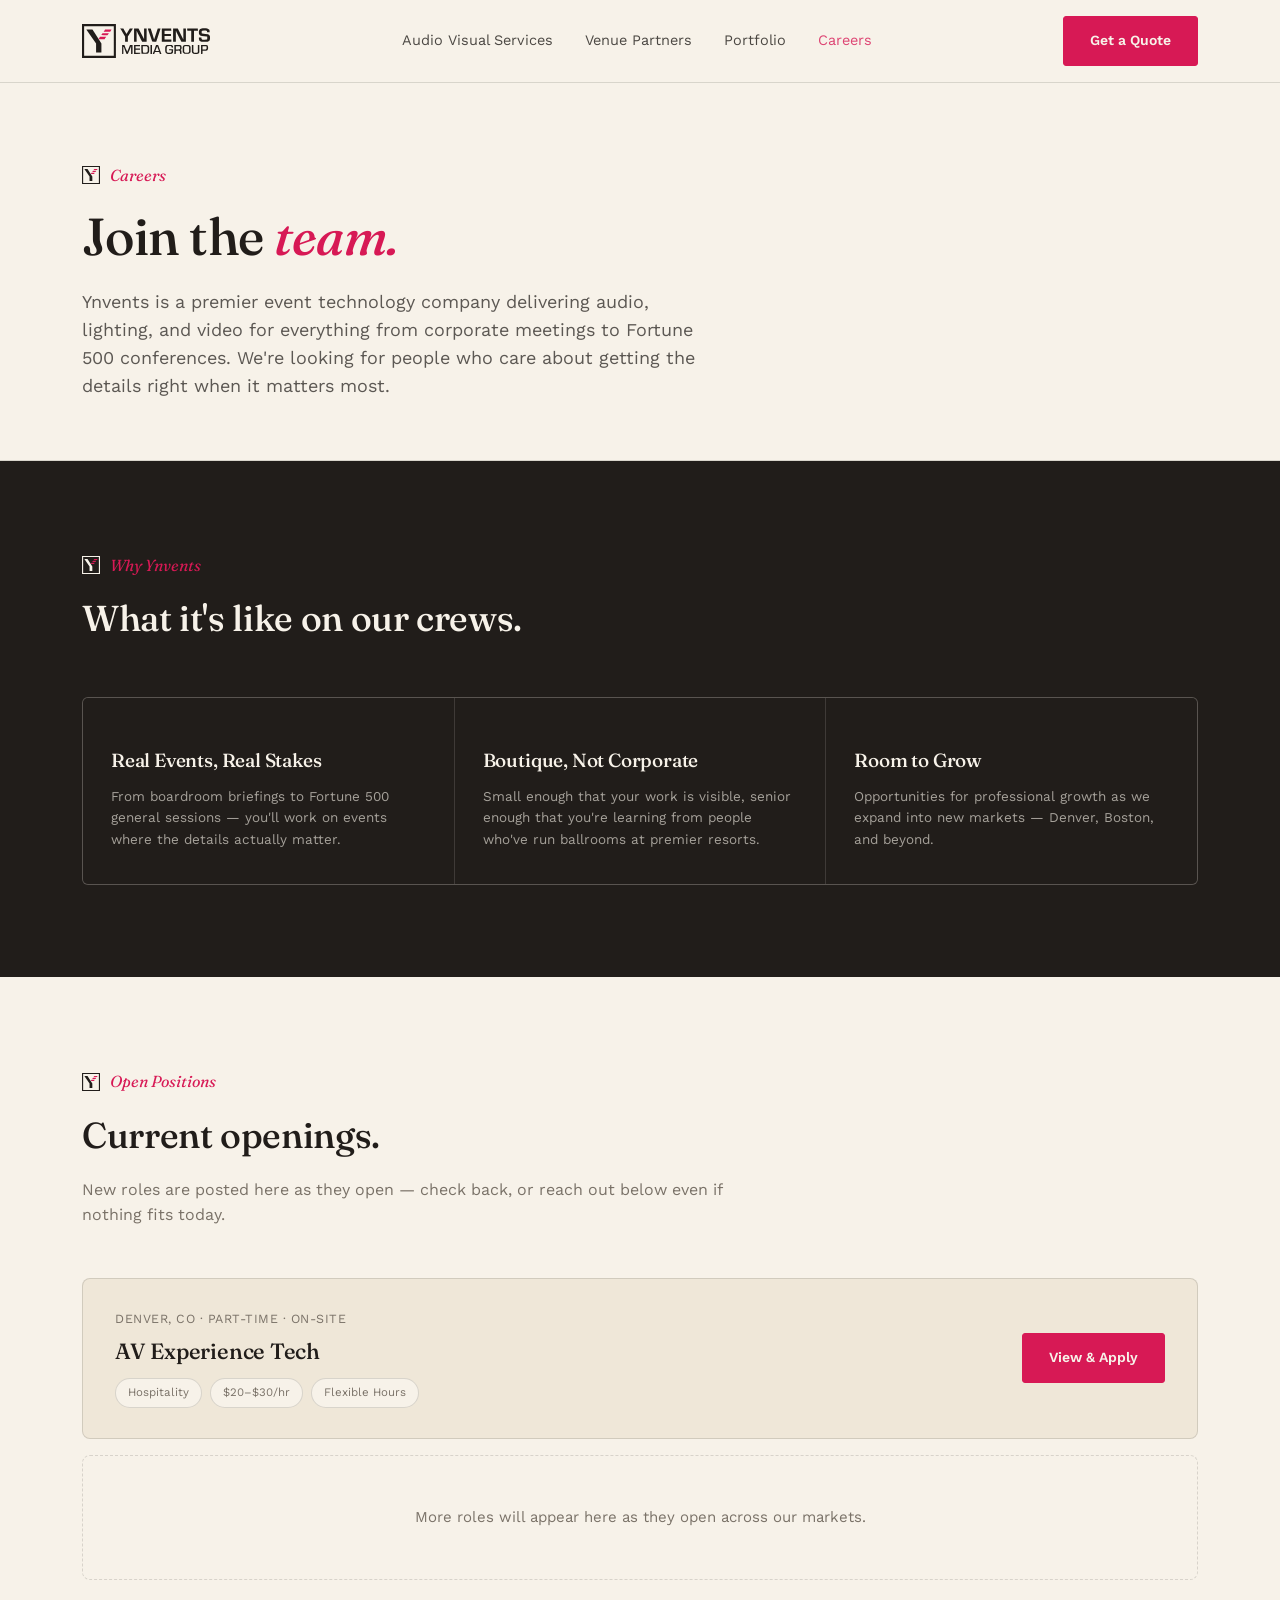
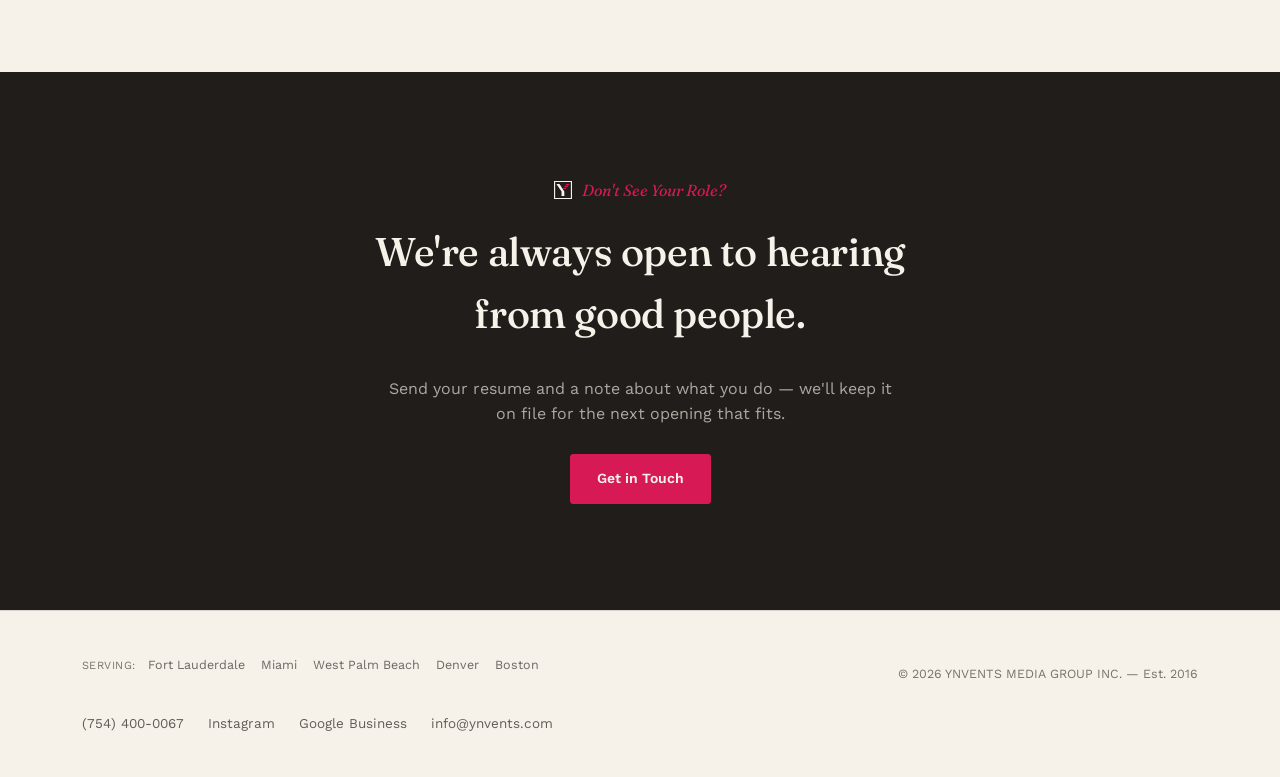
<file: careers.html>
<!DOCTYPE html>
<html lang="en">
<head>
<meta charset="UTF-8">
<meta name="viewport" content="width=device-width, initial-scale=1">
<title>Careers | Ynvents Media Group</title>
<meta name="description" content="Join the Ynvents team. Open AV technician and event production roles in Fort Lauderdale, Miami, West Palm Beach, Denver, and Boston.">
<link rel="canonical" href="https://www.ynvents.com/careers.html">
<meta property="og:type" content="website">
<meta property="og:site_name" content="Ynvents Media Group">
<meta property="og:title" content="Careers | Ynvents Media Group">
<meta property="og:description" content="Join the Ynvents team. Open AV technician and event production roles in Fort Lauderdale, Miami, West Palm Beach, Denver, and Boston.">
<meta property="og:url" content="https://www.ynvents.com/careers.html">
<meta property="og:image" content="https://static.wixstatic.com/media/eada11230d234e4c894cbd13990179c9.jpg/v1/fill/w_1200,h_630,al_c,q_80,enc_auto/eada11230d234e4c894cbd13990179c9.jpg">
<meta property="og:image:width" content="1200">
<meta property="og:image:height" content="630">
<meta name="twitter:image" content="https://static.wixstatic.com/media/eada11230d234e4c894cbd13990179c9.jpg/v1/fill/w_1200,h_630,al_c,q_80,enc_auto/eada11230d234e4c894cbd13990179c9.jpg">
<meta name="twitter:card" content="summary_large_image">
<meta name="twitter:title" content="Careers | Ynvents Media Group">
<meta name="twitter:description" content="Join the Ynvents team. Open AV technician and event production roles in Fort Lauderdale, Miami, West Palm Beach, Denver, and Boston.">
<link rel="icon" href="/assets/icon-black.svg" type="image/svg+xml">
<script type="application/ld+json">
{
  "@context": "https://schema.org",
  "@type": "BreadcrumbList",
  "itemListElement": [
    {"@type": "ListItem", "position": 1, "name": "Home", "item": "https://www.ynvents.com/"},
    {"@type": "ListItem", "position": 2, "name": "Careers", "item": "https://www.ynvents.com/careers.html"}
  ]
}
</script>
<link rel="preconnect" href="https://fonts.googleapis.com">
<link href="https://fonts.googleapis.com/css2?family=Fraunces:ital,opsz,wght@0,9..144,400;0,9..144,500;0,9..144,600;0,9..144,700;1,9..144,500&family=Work+Sans:wght@400;500;600&display=swap" rel="stylesheet">
<link rel="stylesheet" href="/assets/site.css?v=fbced5c4">
</head>
<body>
<header><nav class="wrap">
  <a href="index.html" class="logo-mark"><img src="/assets/logo-lockup.svg" alt="Ynvents Media Group"></a>
  <div class="navlinks">
    <a href="services.html">Audio Visual Services</a>
    <a href="venue-partners.html">Venue Partners</a>
    <a href="portfolio.html">Portfolio</a>
    <a href="careers.html" class="active">Careers</a>
  </div>
  <a href="get-a-quote.html" class="cta-btn">Get a Quote</a>
</nav></header>

<section class="page-hero"><div class="wrap">
  <div class="eyebrow"><img src="/assets/icon-black.svg" alt="">Careers</div>
  <h1>Join the <em>team.</em></h1>
  <p class="lead">Ynvents is a premier event technology company delivering audio, lighting, and video for everything from corporate meetings to Fortune 500 conferences. We're looking for people who care about getting the details right when it matters most.</p>
</div></section>

<section class="dark-band"><div class="wrap">
  <div class="section-head">
    <div class="eyebrow"><img src="/assets/icon-paper.svg" alt="">Why Ynvents</div>
    <h2>What it's like on our crews.</h2>
  </div>
  <div class="cards-grid">
    <div class="dark-card"><h3>Real Events, Real Stakes</h3><p>From boardroom briefings to Fortune 500 general sessions — you'll work on events where the details actually matter.</p></div>
    <div class="dark-card"><h3>Boutique, Not Corporate</h3><p>Small enough that your work is visible, senior enough that you're learning from people who've run ballrooms at premier resorts.</p></div>
    <div class="dark-card"><h3>Room to Grow</h3><p>Opportunities for professional growth as we expand into new markets — Denver, Boston, and beyond.</p></div>
  </div>
</div></section>

<section><div class="wrap">
  <div class="section-head">
    <div class="eyebrow"><img src="/assets/icon-black.svg" alt="">Open Positions</div>
    <h2>Current openings.</h2>
    <p>New roles are posted here as they open — check back, or reach out below even if nothing fits today.</p>
  </div>

  <div class="job-card">
    <div>
      <div class="meta">Denver, CO · Part-Time · On-Site</div>
      <h3>AV Experience Tech</h3>
      <div class="tags"><span>Hospitality</span><span>$20–$30/hr</span><span>Flexible Hours</span></div>
    </div>
    <a href="#" class="cta-btn">View &amp; Apply</a>
  </div>

  <div class="empty-state">More roles will appear here as they open across our markets.</div>
</div></section>

<section class="final-cta dark-band"><div class="wrap">
  <div class="eyebrow"><img src="/assets/icon-paper.svg" alt="">Don't See Your Role?</div>
  <h2>We're always open to hearing from good people.</h2>
  <p style="color:rgba(247,242,233,.65);max-width:520px;margin:0 auto 28px">Send your resume and a note about what you do — we'll keep it on file for the next opening that fits.</p>
  <a href="mailto:info@ynvents.com" class="cta-btn">Get in Touch</a>
</div></section>

<footer><div class="wrap">
  <div class="footer-locations"><span class="floc-label">Serving:</span><a href="fort-lauderdale.html">Fort Lauderdale</a><a href="miami.html">Miami</a><a href="west-palm-beach.html">West Palm Beach</a><a href="denver.html">Denver</a><a href="boston.html">Boston</a></div>
  <div class="fword">© 2026 YNVENTS MEDIA GROUP INC. — Est. 2016</div>
  <div class="flinks"><a href="tel:+17544000067">(754) 400-0067</a><a href="http://www.instagram.com/ynventsuccess" target="_blank" rel="noopener">Instagram</a><a href="https://maps.google.com/?cid=14696655073350239468" target="_blank" rel="noopener">Google Business</a><a href="mailto:info@ynvents.com">info@ynvents.com</a></div>
</div></footer>
</body>
</html>
</file>
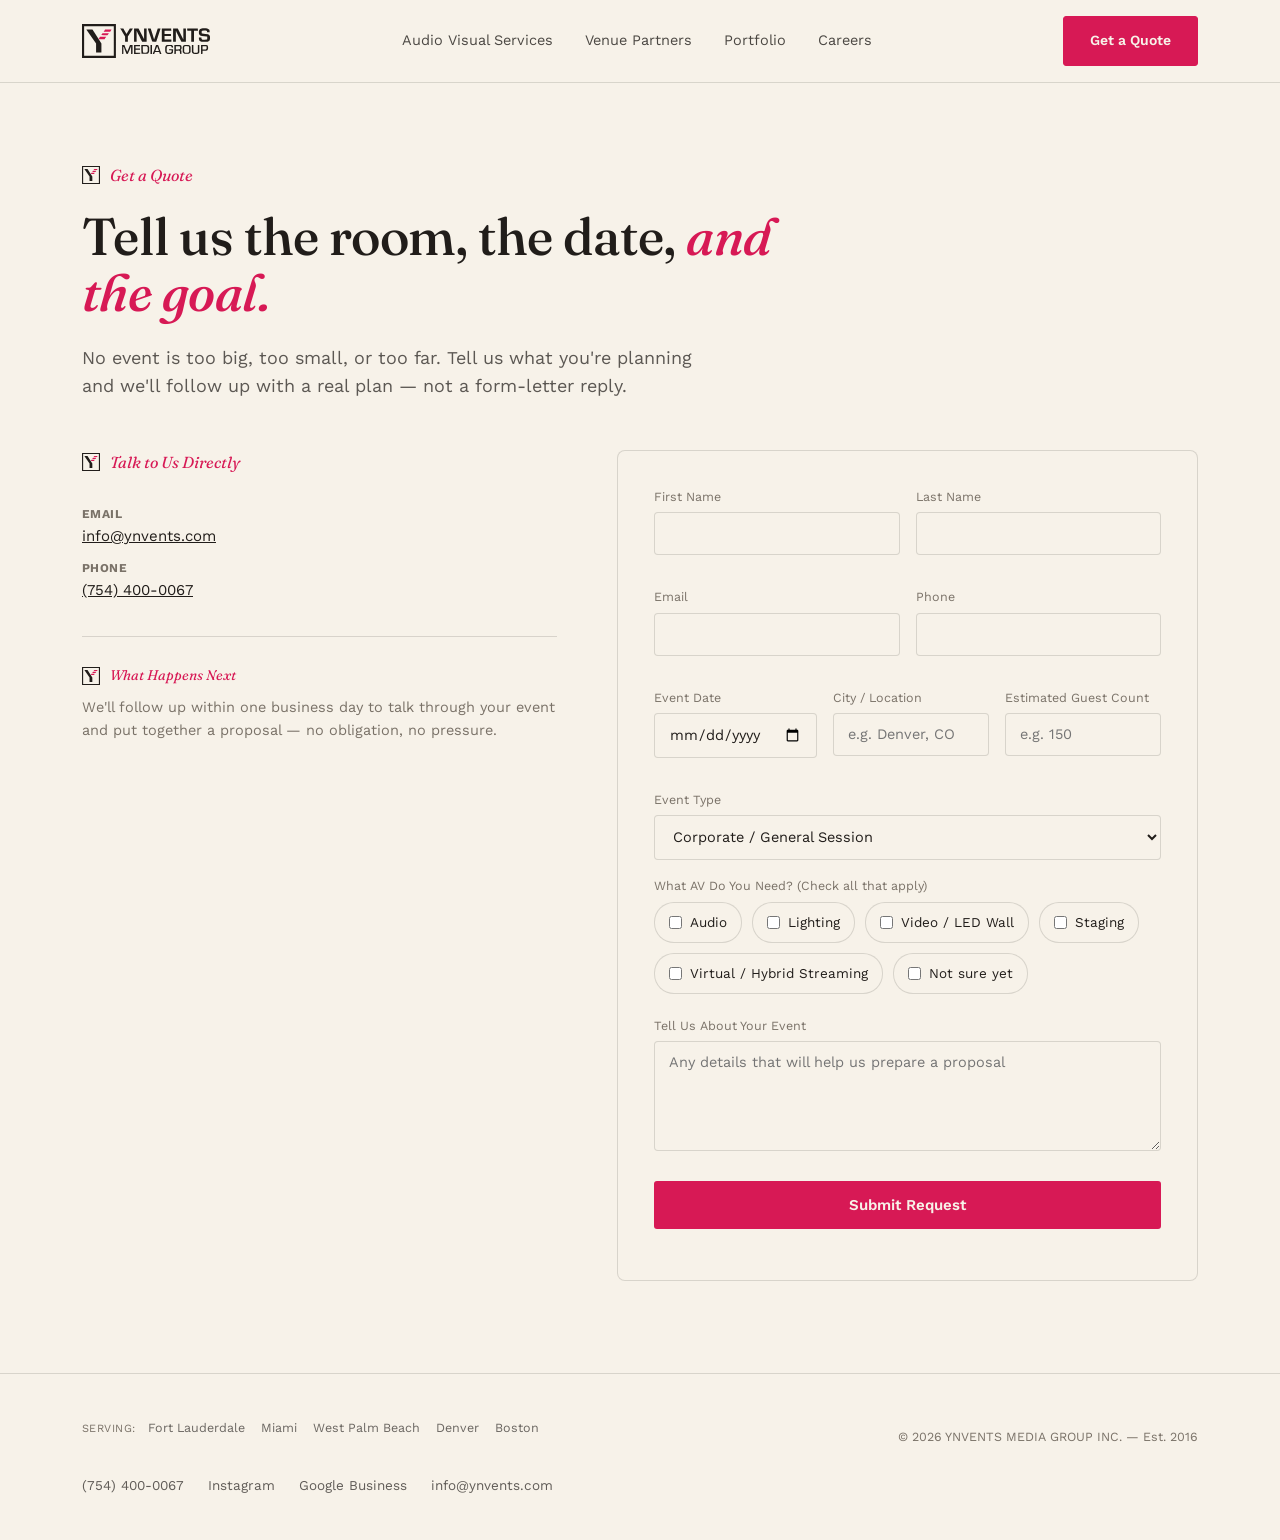
<file: get-a-quote.html>
<!DOCTYPE html>
<html lang="en">
<head>
<meta charset="UTF-8">
<meta name="viewport" content="width=device-width, initial-scale=1">
<title>Get a Quote | Ynvents Media Group</title>
<meta name="description" content="Request a quote for audio visual services for your next event. Fast follow-up, transparent proposals, and nationwide event technology support.">
<link rel="canonical" href="https://www.ynvents.com/get-a-quote.html">
<meta property="og:type" content="website">
<meta property="og:site_name" content="Ynvents Media Group">
<meta property="og:title" content="Get a Quote | Ynvents Media Group">
<meta property="og:description" content="Request a quote for audio visual services for your next event. Fast follow-up, transparent proposals, and nationwide event technology support.">
<meta property="og:url" content="https://www.ynvents.com/get-a-quote.html">
<meta property="og:image" content="https://static.wixstatic.com/media/eada11230d234e4c894cbd13990179c9.jpg/v1/fill/w_1200,h_630,al_c,q_80,enc_auto/eada11230d234e4c894cbd13990179c9.jpg">
<meta property="og:image:width" content="1200">
<meta property="og:image:height" content="630">
<meta name="twitter:image" content="https://static.wixstatic.com/media/eada11230d234e4c894cbd13990179c9.jpg/v1/fill/w_1200,h_630,al_c,q_80,enc_auto/eada11230d234e4c894cbd13990179c9.jpg">
<meta name="twitter:card" content="summary_large_image">
<meta name="twitter:title" content="Get a Quote | Ynvents Media Group">
<meta name="twitter:description" content="Request a quote for audio visual services for your next event. Fast follow-up, transparent proposals, and nationwide event technology support.">
<link rel="icon" href="/assets/icon-black.svg" type="image/svg+xml">
<script type="application/ld+json">
{
  "@context": "https://schema.org",
  "@type": "BreadcrumbList",
  "itemListElement": [
    {"@type": "ListItem", "position": 1, "name": "Home", "item": "https://www.ynvents.com/"},
    {"@type": "ListItem", "position": 2, "name": "Get a Quote", "item": "https://www.ynvents.com/get-a-quote.html"}
  ]
}
</script>
<link rel="preconnect" href="https://fonts.googleapis.com">
<link href="https://fonts.googleapis.com/css2?family=Fraunces:ital,opsz,wght@0,9..144,400;0,9..144,500;0,9..144,600;0,9..144,700;1,9..144,500&family=Work+Sans:wght@400;500;600&display=swap" rel="stylesheet">
<link rel="stylesheet" href="/assets/site.css?v=fbced5c4">
</head>
<body>
<header><nav class="wrap">
  <a href="index.html" class="logo-mark"><img src="/assets/logo-lockup.svg" alt="Ynvents Media Group"></a>
  <div class="navlinks">
    <a href="services.html">Audio Visual Services</a>
    <a href="venue-partners.html">Venue Partners</a>
    <a href="portfolio.html">Portfolio</a>
    <a href="careers.html">Careers</a>
  </div>
  <a href="get-a-quote.html" class="cta-btn active">Get a Quote</a>
</nav></header>

<section class="page-hero noline" style="padding-bottom:50px"><div class="wrap">
  <div class="eyebrow"><img src="/assets/icon-black.svg" alt="">Get a Quote</div>
  <h1>Tell us the room, the date, <em>and the goal.</em></h1>
  <p class="lead">No event is too big, too small, or too far. Tell us what you're planning and we'll follow up with a real plan — not a form-letter reply.</p>
</div></section>

<section style="padding-top:0"><div class="wrap form-grid">
  <div class="side-info">
    <div class="eyebrow"><img src="/assets/icon-black.svg" alt="">Talk to Us Directly</div>
    <div class="contact-detail">
      <div><strong>Email</strong><a href="mailto:info@ynvents.com" style="color:var(--ink)">info@ynvents.com</a></div>
      <div><strong>Phone</strong><a href="tel:+17544000067" style="color:var(--ink)">(754) 400-0067</a></div>
    </div>
    <div class="promise">
      <div class="eyebrow" style="font-size:14px"><img src="/assets/icon-black.svg" alt="">What Happens Next</div>
      <p>We'll follow up within one business day to talk through your event and put together a proposal — no obligation, no pressure.</p>
    </div>
  </div>

  <form data-web3form>
    <input type="hidden" name="access_key" value="739d733c-2d32-4bd8-90fb-e9c1852ef2ba">
    <input type="hidden" name="subject" value="New Quote Request — Ynvents Website">
    <input type="hidden" name="from_name" value="Ynvents Get a Quote Form">
    <input type="checkbox" name="botcheck" style="display:none">
    <div class="form-row">
      <div class="field"><label>First Name</label><input type="text" name="first_name" required></div>
      <div class="field"><label>Last Name</label><input type="text" name="last_name" required></div>
    </div>
    <div class="form-row">
      <div class="field"><label>Email</label><input type="email" name="email" required></div>
      <div class="field"><label>Phone</label><input type="tel" name="phone"></div>
    </div>
    <div class="form-row-3">
      <div class="field"><label>Event Date</label><input type="date" name="event_date"></div>
      <div class="field"><label>City / Location</label><input type="text" name="city" placeholder="e.g. Denver, CO"></div>
      <div class="field"><label>Estimated Guest Count</label><input type="number" name="guest_count" placeholder="e.g. 150"></div>
    </div>
    <div class="field">
      <label>Event Type</label>
      <select name="event_type">
        <option>Corporate / General Session</option>
        <option>Hotel or Venue Event</option>
        <option>Trade Show / Conference</option>
        <option>Virtual / Hybrid Event</option>
        <option>Wedding or Social Event</option>
        <option>Other</option>
      </select>
    </div>
    <div class="field">
      <label>What AV Do You Need? (Check all that apply)</label>
      <div class="checkbox-group">
        <label><input type="checkbox" name="av_needs" value="Audio">Audio</label>
        <label><input type="checkbox" name="av_needs" value="Lighting">Lighting</label>
        <label><input type="checkbox" name="av_needs" value="Video / LED Wall">Video / LED Wall</label>
        <label><input type="checkbox" name="av_needs" value="Staging">Staging</label>
        <label><input type="checkbox" name="av_needs" value="Virtual / Hybrid Streaming">Virtual / Hybrid Streaming</label>
        <label><input type="checkbox" name="av_needs" value="Not sure yet">Not sure yet</label>
      </div>
    </div>
    <div class="field"><label>Tell Us About Your Event</label><textarea name="message" placeholder="Any details that will help us prepare a proposal"></textarea></div>
    <button type="submit" class="cta-btn submit-btn">Submit Request</button>
    <div class="form-result"></div>
  </form>
</div></section>

<footer><div class="wrap">
  <div class="footer-locations"><span class="floc-label">Serving:</span><a href="fort-lauderdale.html">Fort Lauderdale</a><a href="miami.html">Miami</a><a href="west-palm-beach.html">West Palm Beach</a><a href="denver.html">Denver</a><a href="boston.html">Boston</a></div>
  <div class="fword">© 2026 YNVENTS MEDIA GROUP INC. — Est. 2016</div>
  <div class="flinks"><a href="tel:+17544000067">(754) 400-0067</a><a href="http://www.instagram.com/ynventsuccess" target="_blank" rel="noopener">Instagram</a><a href="https://maps.google.com/?cid=14696655073350239468" target="_blank" rel="noopener">Google Business</a><a href="mailto:info@ynvents.com">info@ynvents.com</a></div>
</div></footer>
<script src="/assets/forms.js"></script>
</body>
</html>
</file>
<file: assets/site.css>
:root{--ink:#211D1A;--paper:#F7F2E9;--paper-2:#EFE7D8;--pink:#D71955;--gold:#BFB6A3;--muted:#7A7268;--line:rgba(33,29,26,.14);--radius:3px}
*{box-sizing:border-box;margin:0;padding:0}
body{background:var(--paper);color:var(--ink);font-family:'Work Sans',sans-serif;line-height:1.55;-webkit-font-smoothing:antialiased}
.wrap{max-width:1180px;margin:0 auto;padding:0 32px}
.eyebrow{font-family:'Fraunces',serif;font-style:italic;font-size:16px;color:var(--pink);display:flex;align-items:center;gap:10px}
.eyebrow img{height:18px;width:auto}
h1,h2,h3{font-family:'Fraunces',serif;font-weight:500;letter-spacing:-.01em}
header{border-bottom:1px solid var(--line);position:sticky;top:0;background:rgba(247,242,233,.92);backdrop-filter:blur(8px);z-index:50}
nav.wrap{display:flex;align-items:center;justify-content:space-between;height:82px}
.logo-mark{text-decoration:none}
.logo-mark img{height:34px;width:auto;display:block}
.navlinks{display:flex;gap:32px;font-size:14.5px;color:var(--ink);opacity:.8}
.navlinks a{color:inherit;text-decoration:none}
.navlinks a.active{color:var(--pink);opacity:1}
.navlinks a:hover{color:var(--pink)}
.cta-btn{background:var(--pink);color:var(--paper);font-weight:600;font-size:14px;padding:13px 26px;border-radius:var(--radius);text-decoration:none;border:1px solid var(--pink);display:inline-block;font-family:'Work Sans';transition:transform .15s ease;cursor:pointer}
.cta-btn:hover{transform:translateY(-1px)}
.cta-btn.ghost{background:transparent;color:var(--ink);border:1px solid var(--ink)}
section{padding:92px 0}
.section-head{max-width:640px;margin-bottom:50px}
.section-head h2{font-size:36px;margin-top:14px;color:var(--ink)}
.section-head p{color:var(--muted);margin-top:14px;font-size:16px}
.hero{position:relative;padding:88px 0 0;overflow:hidden}
.hero-grid{display:grid;grid-template-columns:1.05fr .95fr;gap:70px;align-items:center}
.hero h1{font-size:58px;line-height:1.05;margin:22px 0 26px}
.hero h1 em{font-style:italic;color:var(--pink)}
.hero p.lead{font-size:18px;opacity:.72;max-width:480px;margin-bottom:36px}
.hero-ctas{display:flex;gap:16px;flex-wrap:wrap}
.hero-photo{position:relative;aspect-ratio:4/5;border-radius:6px;overflow:hidden;background:var(--ink)}
.hero-photo img.bg{width:100%;height:100%;object-fit:cover;display:block}
.hero-photo .icon-big{position:absolute;top:24px;right:24px;width:74px;opacity:.95}
.scale-line{font-family:'Fraunces',serif;font-style:italic;font-size:20px;text-align:center;max-width:640px;margin:0 auto}
.partners{padding:40px 0 64px}
.partners .wrap{display:flex;align-items:center;gap:40px;flex-wrap:wrap}
.partners .label{font-family:'Fraunces',serif;font-style:italic;font-size:14px;color:var(--muted);white-space:nowrap}
.partner-logos{display:flex;gap:38px;align-items:center;flex-wrap:wrap}
.partner-logos span{font-family:'Fraunces',serif;font-weight:500;font-size:17px;opacity:.65}
.services-grid{display:grid;grid-template-columns:repeat(4,1fr);gap:20px}
.service-card{background:var(--paper-2);padding:30px 24px;border-radius:6px;border:1px solid var(--line)}
.service-card .num{font-family:'Fraunces',serif;font-style:italic;font-size:14px;color:var(--pink)}
.service-card h3{font-size:20px;margin:14px 0 10px}
.service-card p{font-size:14px;color:var(--muted);line-height:1.6}
.hotel-cta{background:linear-gradient(120deg,var(--ink) 0%,#33291f 100%);border-radius:10px;padding:52px 56px;color:var(--paper);display:grid;grid-template-columns:1.3fr 1fr;gap:40px;align-items:center}
.hotel-cta .eyebrow{color:var(--pink)}
.hotel-cta h3{font-size:28px;color:var(--paper);margin:12px 0 14px}
.hotel-cta p{color:rgba(247,242,233,.72);font-size:15px;max-width:460px}
.hotel-cta .stat-block{text-align:right}
.hotel-cta .stat{font-family:'Fraunces',serif;font-size:44px;color:var(--gold)}
.hotel-cta .stat-label{font-size:12px;color:rgba(247,242,233,.55);letter-spacing:.04em;text-transform:uppercase;margin-top:4px}
.benefit-chips{display:flex;flex-wrap:wrap;gap:10px;margin-top:22px}
.benefit-chips span{font-size:12.5px;color:var(--paper);background:rgba(247,242,233,.1);border:1px solid rgba(247,242,233,.2);padding:7px 14px;border-radius:20px}
.dark-band{background:var(--ink);color:var(--paper)}
.dark-band .section-head p{color:rgba(247,242,233,.65)}
.dark-band .section-head h2{color:var(--paper)}
.dark-band .eyebrow{color:var(--pink)}
.coverage-grid{display:grid;grid-template-columns:repeat(3,1fr);gap:28px;margin-top:44px}
.coverage-grid .stat{font-family:'Fraunces',serif;font-size:38px;color:var(--gold)}
.coverage-grid p{color:rgba(247,242,233,.62);font-size:14px;margin-top:8px}
@keyframes.testimonial blockquote{font-family:'Fraunces',serif;font-style:italic;font-size:30px;font-weight:500;line-height:1.4;max-width:800px}
.testimonial cite{display:block;margin-top:24px;font-style:normal;font-size:13px;color:var(--muted)}
.final-cta{text-align:center;padding:106px 0}
.final-cta h2{font-size:40px;max-width:620px;margin:18px auto 32px}
.final-cta .hero-ctas{justify-content:center}
.final-cta.dark-band{background:var(--ink)}
.final-cta.dark-band h2{color:var(--paper)}
.final-cta .eyebrow{justify-content:center}
footer{padding:44px 0;border-top:1px solid var(--line)}
.footer-locations{margin-bottom:18px;font-size:12.5px;color:var(--muted)}
.floc-label{margin-right:12px;text-transform:uppercase;letter-spacing:.04em;font-size:11px}
.footer-locations a{color:var(--ink);opacity:.65;text-decoration:none;margin-right:16px}
.footer-locations a:last-child{margin-right:0}
.footer-locations a:hover{opacity:1;color:var(--pink)}
footer .wrap{display:flex;justify-content:space-between;align-items:center;flex-wrap:wrap;gap:20px}
footer .fword{font-size:12.5px;color:var(--muted)}
footer .flinks{display:flex;gap:24px;font-size:13.5px;flex-wrap:wrap}
footer .flinks a{color:var(--ink);opacity:.7;text-decoration:none}
.page-hero{padding:80px 0 60px;border-bottom:1px solid var(--line)}
.page-hero.noline{border-bottom:none}
.page-hero h1{font-size:52px;line-height:1.08;margin:20px 0 24px;max-width:760px}
.page-hero h1 em{font-style:italic;color:var(--pink)}
.page-hero p.lead{font-size:18px;opacity:.72;max-width:620px}
.service-row{padding:90px 0;border-bottom:1px solid var(--line)}
.service-row.last{border-bottom:none}
.service-row .wrap{display:grid;grid-template-columns:1fr 1fr;gap:64px;align-items:center}
.service-row.reverse .wrap{direction:rtl}
.service-row.reverse .wrap>*{direction:ltr}
.service-photo{aspect-ratio:4/3;border-radius:6px;overflow:hidden;background:var(--ink);position:relative}
.service-photo img{width:100%;height:100%;object-fit:cover;display:block}
.service-photo .tag{position:absolute;top:18px;left:18px;background:var(--pink);color:var(--paper);font-size:11.5px;letter-spacing:.05em;text-transform:uppercase;padding:6px 14px;border-radius:20px}
.service-copy h2{font-size:32px;margin:14px 0 16px}
.service-copy p{font-size:16px;opacity:.75;margin-bottom:14px}
.checklist{list-style:none;margin-top:18px}
.checklist li{display:flex;align-items:flex-start;gap:10px;padding:8px 0;font-size:14.5px;opacity:.85}
.checklist li:before{content:'\2014';color:var(--pink);font-weight:600;flex-shrink:0}
.service-copy .cta-btn{margin-top:20px}
.brand-ext{display:grid;grid-template-columns:.9fr 1.1fr;gap:64px;align-items:center}
.brand-ext .photo{aspect-ratio:1/1;border-radius:6px;overflow:hidden;background:var(--ink)}
.brand-ext .photo img{width:100%;height:100%;object-fit:cover}
.brand-ext h2{font-size:34px;margin-bottom:18px}
.brand-ext p{font-size:16.5px;opacity:.78;margin-bottom:14px}
.cards-grid{display:grid;grid-template-columns:repeat(3,1fr);gap:1px;background:rgba(247,242,233,.14);border:1px solid rgba(247,242,233,.14);border-radius:6px;overflow:hidden;margin-top:10px}
.dark-card{background:var(--ink);padding:34px 28px}
.dark-card .num{font-family:'Fraunces',serif;font-style:italic;font-size:14px;color:var(--pink)}
.dark-card h3{font-size:19px;color:var(--paper);margin:14px 0 10px}
.dark-card p{font-size:13.5px;color:rgba(247,242,233,.62);line-height:1.6}
.full-service{display:grid;grid-template-columns:1fr 1fr;gap:60px;align-items:center}
.full-service .checklist li{border-bottom:1px solid var(--line);padding:10px 0;font-size:15px}
.full-service .checklist li:last-child{border-bottom:none}
.stat-card{background:var(--paper-2);border-radius:8px;padding:36px;text-align:center}
.stat-card .stat{font-family:'Fraunces',serif;font-size:52px;color:var(--pink)}
.stat-card .stat-label{font-size:13px;color:var(--muted);margin-top:6px;text-transform:uppercase;letter-spacing:.04em}
.form-section{background:var(--paper-2)}
.form-grid{display:grid;grid-template-columns:.9fr 1.1fr;gap:60px;align-items:start}
.form-grid h2{font-size:32px;margin-top:14px}
.form-grid p.lead{color:var(--muted);font-size:16px;margin-top:14px}
.contact-detail{margin-top:30px;font-size:15px}
.contact-detail div{margin-bottom:10px}
.contact-detail strong{display:block;color:var(--muted);font-size:12px;text-transform:uppercase;letter-spacing:.04em;margin-bottom:2px}
form{background:var(--paper);border:1px solid var(--line);border-radius:8px;padding:36px}
.form-row{display:grid;grid-template-columns:1fr 1fr;gap:16px;margin-bottom:16px}
.form-row-3{display:grid;grid-template-columns:1fr 1fr 1fr;gap:16px;margin-bottom:16px}
label{display:block;font-size:12.5px;color:var(--muted);margin-bottom:6px}
input,select,textarea{width:100%;padding:12px 14px;border:1px solid var(--line);border-radius:4px;background:var(--paper);font-family:'Work Sans';font-size:14.5px;color:var(--ink)}
input:focus,select:focus,textarea:focus{outline:none;border-color:var(--pink)}
textarea{min-height:110px;resize:vertical}
.field{margin-bottom:16px}
.submit-btn{width:100%;margin-top:6px;text-align:center;padding:15px;font-size:15px;border:none}
.submit-btn:disabled{opacity:.6;cursor:not-allowed}
.form-result{margin-top:14px;font-size:14px;text-align:center;min-height:1px}
.form-result.success{color:#1F7A4D}
.form-result.error{color:var(--pink)}
.checkbox-group{display:flex;flex-wrap:wrap;gap:10px;margin-bottom:22px}
.checkbox-group label{display:flex;align-items:center;gap:8px;background:var(--paper);border:1px solid var(--line);padding:9px 14px;border-radius:20px;font-size:13.5px;color:var(--ink);cursor:pointer;margin-bottom:0;text-transform:none;letter-spacing:0}
.checkbox-group input[type=checkbox]{width:auto}
.masonry{column-count:4;column-gap:14px}
.masonry .item{break-inside:avoid;margin-bottom:14px;border-radius:6px;overflow:hidden;background:var(--paper-2)}
.masonry .item img{width:100%;height:auto;display:block;transition:transform .3s ease}
.masonry .item:hover img{transform:scale(1.04)}
.job-card{background:var(--paper-2);border:1px solid var(--line);border-radius:8px;padding:30px 32px;display:flex;justify-content:space-between;align-items:center;flex-wrap:wrap;gap:20px;margin-bottom:16px}
.job-card .meta{font-size:12.5px;color:var(--muted);text-transform:uppercase;letter-spacing:.04em;margin-bottom:6px}
.job-card h3{font-size:22px}
.job-card .tags{display:flex;gap:8px;margin-top:10px;flex-wrap:wrap}
.job-card .tags span{background:var(--paper);border:1px solid var(--line);font-size:11.5px;padding:5px 12px;border-radius:20px;color:var(--muted)}
.empty-state{text-align:center;padding:50px 30px;border:1px dashed var(--line);border-radius:8px;color:var(--muted);font-size:15px}
.video-frame{position:relative;max-width:760px;margin:0 auto;aspect-ratio:16/9;border-radius:8px;overflow:hidden;border:1px solid var(--line);box-shadow:0 20px 50px -25px rgba(33,29,26,.3);background:var(--ink)}
.video-frame video{width:100%;height:100%;display:block;object-fit:cover}
.video-toggle{position:absolute;bottom:12px;right:12px;width:34px;height:34px;border-radius:50%;border:0;padding:0;cursor:pointer;background:rgba(33,29,26,.55);opacity:0;transition:opacity .25s ease,background .25s ease;display:flex;align-items:center;justify-content:center}
.video-frame:hover .video-toggle,.video-toggle:focus-visible{opacity:1}
.video-toggle:hover{background:rgba(33,29,26,.82)}
.video-toggle .bars{display:block;width:10px;height:12px;border-left:3px solid var(--paper);border-right:3px solid var(--paper)}
.video-toggle .tri{display:block;width:0;height:0;border-style:solid;border-width:6px 0 6px 10px;border-color:transparent transparent transparent var(--paper);margin-left:3px}
.video-toggle[data-state="playing"] .tri{display:none}
.video-toggle[data-state="paused"] .bars{display:none}
@media (prefers-reduced-motion:reduce){.video-toggle{opacity:1}}
.side-info{position:sticky;top:110px}
.side-info .promise{margin-top:34px;padding-top:28px;border-top:1px solid var(--line)}
.side-info .promise p{font-size:14.5px;color:var(--muted);margin-top:10px}
.local-map{display:grid;grid-template-columns:repeat(3,1fr);gap:26px;margin-top:38px}
.local-map .zone{border-top:2px solid var(--pink);padding-top:16px}
.local-map .zone h3{font-size:17px;margin-bottom:8px}
.local-map .zone p{font-size:14px;color:var(--muted);line-height:1.62}
.runsheet{display:grid;grid-template-columns:1fr 1fr;gap:60px;align-items:start}
.runsheet .steps{list-style:none;margin-top:6px}
.runsheet .steps li{display:grid;grid-template-columns:64px 1fr;gap:16px;padding:16px 0;border-bottom:1px solid var(--line)}
.runsheet .steps li:last-child{border-bottom:none}
.runsheet .steps .when{font-family:'Fraunces',serif;font-style:italic;font-size:14px;color:var(--pink);padding-top:2px}
.runsheet .steps .what{font-size:14.5px;opacity:.82;line-height:1.6}
.faq-list{display:grid;gap:1px;background:var(--line);border:1px solid var(--line);border-radius:6px;overflow:hidden;margin-top:12px}
.faq-item{background:var(--paper);padding:26px 28px}
.faq-item h3{font-size:18px;margin-bottom:8px}
.faq-item p{font-size:14.5px;color:var(--muted);line-height:1.65}
.link-card{background:var(--paper-2);padding:28px 24px;border-radius:6px;border:1px solid var(--line);text-decoration:none;color:inherit;display:block;transition:transform .15s ease,border-color .15s ease}
.link-card:hover{transform:translateY(-2px);border-color:var(--pink)}
.link-card .num{font-family:'Fraunces',serif;font-style:italic;font-size:14px;color:var(--pink)}
.link-card h3{font-size:19px;margin:12px 0 9px}
.link-card p{font-size:13.5px;color:var(--muted);line-height:1.6}
@media (max-width:860px){.local-map{grid-template-columns:1fr}.runsheet{grid-template-columns:1fr;gap:36px}}
@media (max-width:960px){.masonry{column-count:3}}
@media (max-width:860px){
.navlinks{display:none}
.hero-grid{grid-template-columns:1fr}
.hero h1{font-size:36px}
.page-hero h1{font-size:34px}
.services-grid{grid-template-columns:repeat(2,1fr)}
.coverage-grid{grid-template-columns:1fr}
.hotel-cta{grid-template-columns:1fr}
.hotel-cta .stat-block{text-align:left}
.service-row .wrap{grid-template-columns:1fr}
.service-row.reverse .wrap{direction:ltr}
.brand-ext{grid-template-columns:1fr}
.cards-grid{grid-template-columns:1fr}
.full-service{grid-template-columns:1fr}
.form-grid{grid-template-columns:1fr}
.form-row,.form-row-3{grid-template-columns:1fr}
.side-info{position:static}
}
@media (max-width:640px){.masonry{column-count:2}}
</file>
